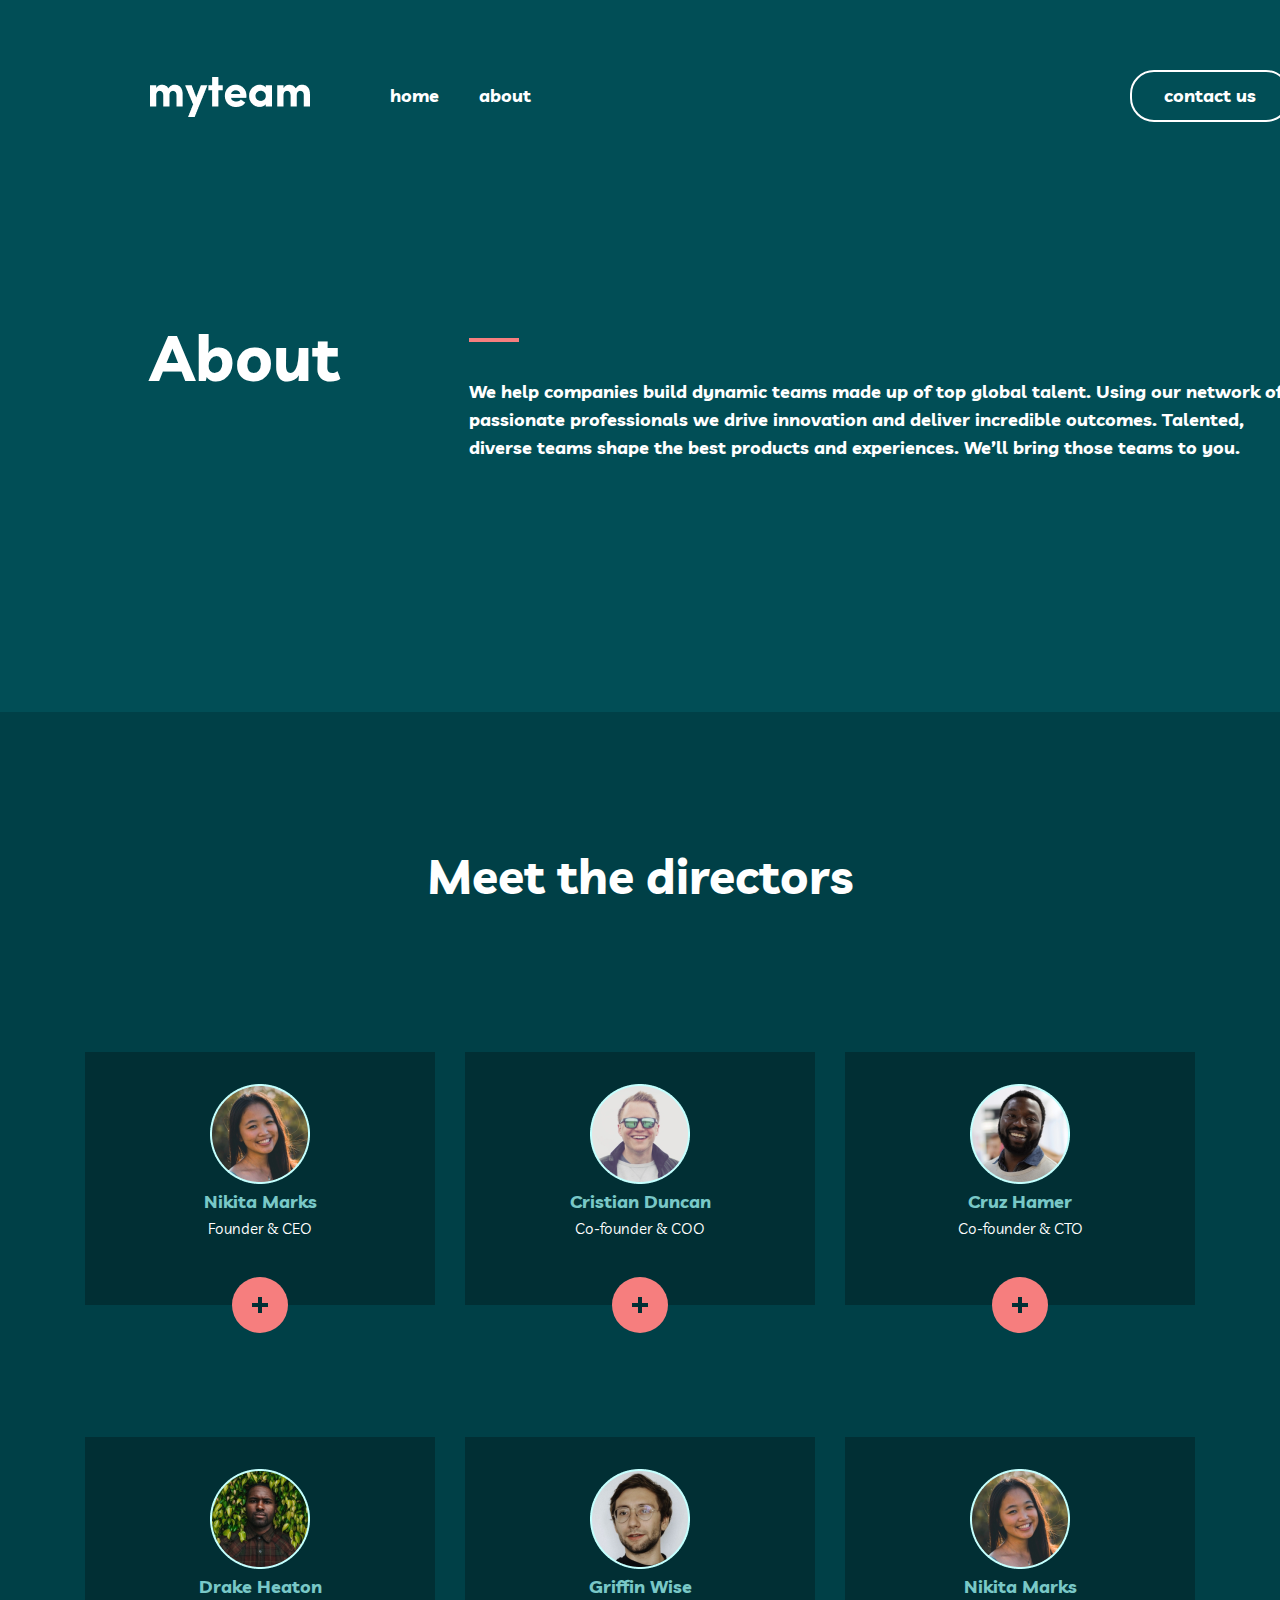
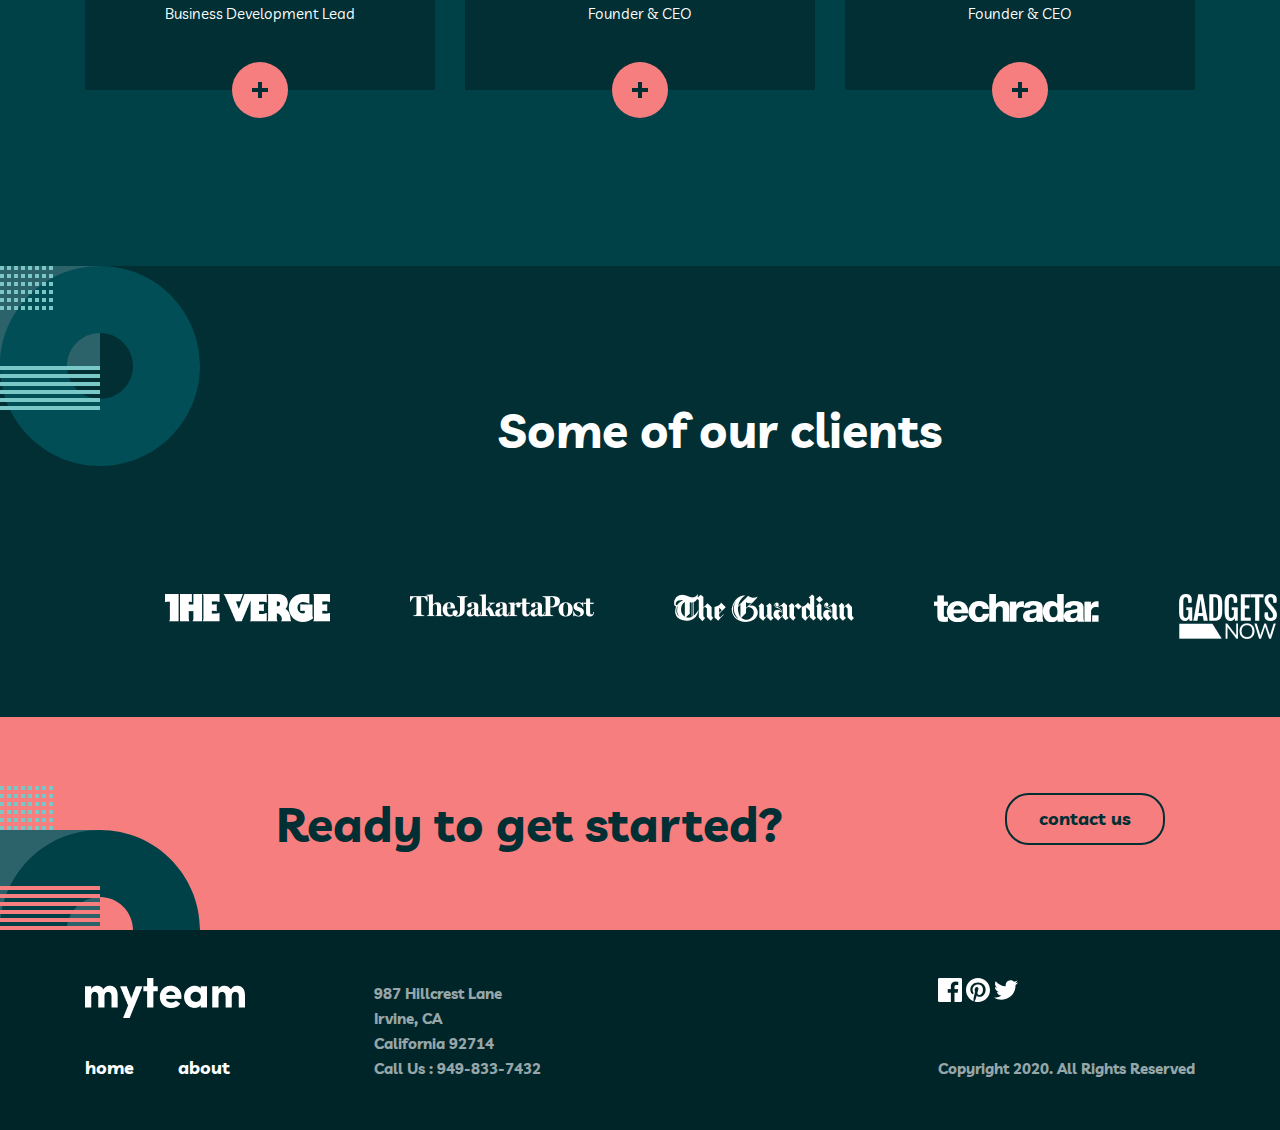
<file: about.html>
<!DOCTYPE html>
<html lang="en">

<head>
  <meta charset="UTF-8" />
  <meta http-equiv="X-UA-Compatible" content="IE=edge" />
  <meta name="viewport" content="width=device-width, initial-scale=1.0" />
  <title>Document</title>
  <link rel="stylesheet" href="./css/normaliz.css" />
  <link rel="stylesheet" href="./css/style.css" />
</head>

<body>
  <div class="header-wrapper">
    <div class="header-wrapper__about-bg-img about-bg-img">
      <div class="about-bg-img__about-container about-container">
        <div class="header-inner">
          <div class="header-inner__logo-list logo-list">
            <a class="site-logo" href="#"><img src="./img/myteam.png" alt="site logo" /></a>
            <ul class="logo-list__header-list header-list">
              <li class="header-list__header-item header-item">
                <a class="header-item__header-link header-link" href="index.html">home</a>
              </li>
              <li class="header-list__header-item header-item">
                <a class="header-item__header-link header-link" href="about.html">about</a>
              </li>
            </ul>
          </div>
          <a class="right-link" href="contact.html">contact us</a>
        </div>
        <div class="main-about-header">
          <h1 class="main-header__main-about-title main-about-title">
            About
          </h1>
          <p class="main-header__main-about-text main-about-text">
            We help companies build dynamic teams made up of top global talent.
            Using our network of passionate professionals we drive innovation
            and deliver incredible outcomes. Talented, diverse teams shape the
            best products and experiences. We’ll bring those teams to you.
          </p>
        </div>
      </div>
    </div>
  </div>

  <!-- Main-section -->

  <section class="main-section">
    <div class="container">
      <div class="main-content">
        <h1 class="main-section-title">Meet the directors</h1>
        <ul class="main-list">
          <!-- First girl -->
          <div class="main-list-content-top">
            <li class="main-item-top">
              <div class="hover-up">
                <img src="./img/png/first-girl.png" alt="girl">
                <h2 class="main-people-name">Nikita Marks</h2>
                <p class="main-people-work">Founder & CEO</p>

                <div class="girl-hover">
                  <h1 class="girl-hover-title">Nikita Marks</h1>
                  <p class="girl-hover-text">“Empowered teams create truly amazing products. Set the north star and let
                    them follow it.”</p>
                  <img src="./img/svg/twitter.svg" alt="twitter">
                  <img src="./img/svg/linkedin.svg" alt="linked in">
                </div>
            </li>
            <div class="plus"><img class="plus-img" src="./img/png/plus.png" alt="plus"></div>
          </div>
          <!-- First man -->
          <div class="main-list-content-top">
            <li class="main-item-top">
              <div class="hover-up">
                <img src="./img/png/first-man.png" alt="girl">
                <h2 class="main-people-name">Cristian Duncan</h2>
                <p class="main-people-work">Co-founder & COO</p>

                <div class="girl-hover">
                  <h1 class="girl-hover-title">Cristian Duncan</h1>
                  <p class="girl-hover-text">“Empowered teams create truly amazing products. Set the north star and let
                    them follow it.”</p>
                  <img src="./img/svg/twitter.svg" alt="twitter">
                  <img src="./img/svg/linkedin.svg" alt="linked in">
                </div>
            </li>
            <div class="plus"><img class="plus-img" src="./img/png/plus.png" alt="plus"></div>
          </div>
          <!-- Secondary man -->
          <div class="main-list-content-top">
            <li class="main-item-top">
              <div class="hover-up">
                <img src="./img/png/second-man.png" alt="girl">
                <h2 class="main-people-name">Cruz Hamer</h2>
                <p class="main-people-work">Co-founder & CTO</p>

                <div class="girl-hover">
                  <h1 class="girl-hover-title">Cruz Hamer</h1>
                  <p class="girl-hover-text">“Empowered teams create truly amazing products. Set the north star and let
                    them follow it.”</p>
                  <img src="./img/svg/twitter.svg" alt="twitter">
                  <img src="./img/svg/linkedin.svg" alt="linked in">
                </div>
            </li>
            <div class="plus"><img class="plus-img" src="./img/png/plus.png" alt="plus"></div>
          </div>
          <!-- thirty -->
          <div class="main-list-content-bottom">
            <li class="main-item-bottom">
              <div class="hover-up">
                <img src="./img/png/thirty-man.png" alt="girl">
                <h2 class="main-people-name">Drake Heaton</h2>
                <p class="main-people-work">Business Development Lead</p>

                <div class="girl-hover">
                  <h1 class="girl-hover-title">Drake Heaton</h1>
                  <p class="girl-hover-text">“Empowered teams create truly amazing products. Set the north star and let
                    them follow it.”</p>
                  <img src="./img/svg/twitter.svg" alt="twitter">
                  <img src="./img/svg/linkedin.svg" alt="linked in">
                </div>
            </li>
            <div class="plus-bottom"><img class="plus-img" src="./img/png/plus.png" alt="plus"></div>
          </div>
          <!-- Four -->
          <div class="main-list-content-bottom">
            <li class="main-item-bottom">
              <div class="hover-up">
                <img src="./img/png/fourth-man.png" alt="girl">
                <h2 class="main-people-name">Griffin Wise</h2>
                <p class="main-people-work">Founder & CEO</p>

                <div class="girl-hover">
                  <h1 class="girl-hover-title">Griffin Wise</h1>
                  <p class="girl-hover-text">“Empowered teams create truly amazing products. Set the north star and let
                    them follow it.”</p>
                  <img src="./img/svg/twitter.svg" alt="twitter">
                  <img src="./img/svg/linkedin.svg" alt="linked in">
                </div>
            </li>
            <div class="plus-bottom"><img class="plus-img" src="./img/png/plus.png" alt="plus"></div>
          </div>

          <div class="main-list-content-bottom">
            <li class="main-item-bottom">
              <div class="hover-up">
                <img src="./img/png/first-girl.png" alt="girl">
                <h2 class="main-people-name">Nikita Marks</h2>
                <p class="main-people-work">Founder & CEO</p>

                <div class="girl-hover">
                  <h1 class="girl-hover-title">Nikita Marks</h1>
                  <p class="girl-hover-text">“Empowered teams create truly amazing products. Set the north star and let
                    them follow it.”</p>
                  <img src="./img/svg/twitter.svg" alt="twitter">
                  <img src="./img/svg/linkedin.svg" alt="linked in">
                </div>
            </li>
            <div class="plus-bottom"><img class="plus-img" src="./img/png/plus.png" alt="plus"></div>
          </div>
        </ul>
      </div>
    </div>
  </section>

  <div class="clients">
    <div class="clients-bg-img">
      <div class="clients__container container">
        <h1 class="clients__clients-title clients-title">Some of our clients</h1>
        <ul class="cleints__clients-list clients-list">
          <li class="clients-list__clients-item clients-item">
            <a href="#"><img src="./img/varge.png" alt="verge"></a>
          </li>
          <li class="clients-list__clients-item clients-item">
            <a href="#"><img src="./img/jakarta-post.png" alt="jokarta-post"></a>
          </li>
          <li class="clients-list__clients-item clients-item">
            <a href="#"><img src="./img/buardian.png" alt="buardian"></a>
          </li>
          <li class="clients-list__clients-item clients-item">
            <a href="#"><img src="./img/tachradar.png" alt="techradar"></a>
          </li>
          <li class="clients-list__clients-item clients-item">
            <a href="#"><img src="./img/gadgets-nowj.png" alt="techradar"></a>
          </li>
        </ul>
      </div>
    </div>
  </div>

  <!-- Footer cap -->

  <div class="footer-cap">
    <div class="footer-cap__bg-image-blocks bg-image-blocks">
      <div class="bg-image-blocks__container container">
        <div class="container__footer-cap-content footer-cap-content">
          <h1 class="footer-cap-quession">Ready to get started?</h1>
          <a class="right-link-dark" href="contact.html">contact us</a>
        </div>
      </div>
    </div>
  </div>

  <!-- Footer -->

  <footer class="footer">
    <div class="footer__container container">
      <div class="container__footer-site-logo footer-site-logo">
        <div class="footer-mini-container">
          <div class="site-logo-list">
            <img src="./img/myteam.png" alt="site logo" width="160" height="40">
            <ul class="footer-site-logo__footer-list footer-list">
              <li class="footer-list__footer-item footer-item">
                <a class="footer-item__footer-link footer-link" href="#">
                  home
                </a>
              </li>
              <li class="footer-list__footer-item footer-item">
                <a class="footer-item__footer-link footer-link" href="#">
                  about
                </a>
              </li>
            </ul>
          </div>
          <div class="footer-contents">
            <p class="footer-contents__footer-text footer-text">
              987 Hillcrest Lane
            </p>
            <p class="footer-contents__footer-text footer-text">
              Irvine, CA
            </p>
            <p class="footer-contents__footer-text footer-text">
              California 92714
            </p>
            <p class="footer-contents__footer-text footer-text">
              Call Us : 949-833-7432
            </p>
          </div>
        </div>
        <div class="right-content">
          <img class="footer-right-img" src="./img/facebook.png" alt="facebook" width="24" height="24">
          <img class="footer-right-img" src="./img/pinterest.svg" alt="sabachka" width="24" height="24">
          <img class="footer-right-img" src="./img/twitter.svg" alt="twitter" width="24" height="24">
          <p class="footer-copyright">Copyright 2020. All Rights Reserved</p>
        </div>
      </div>
    </div>
  </footer>

</body>

</html>
</file>
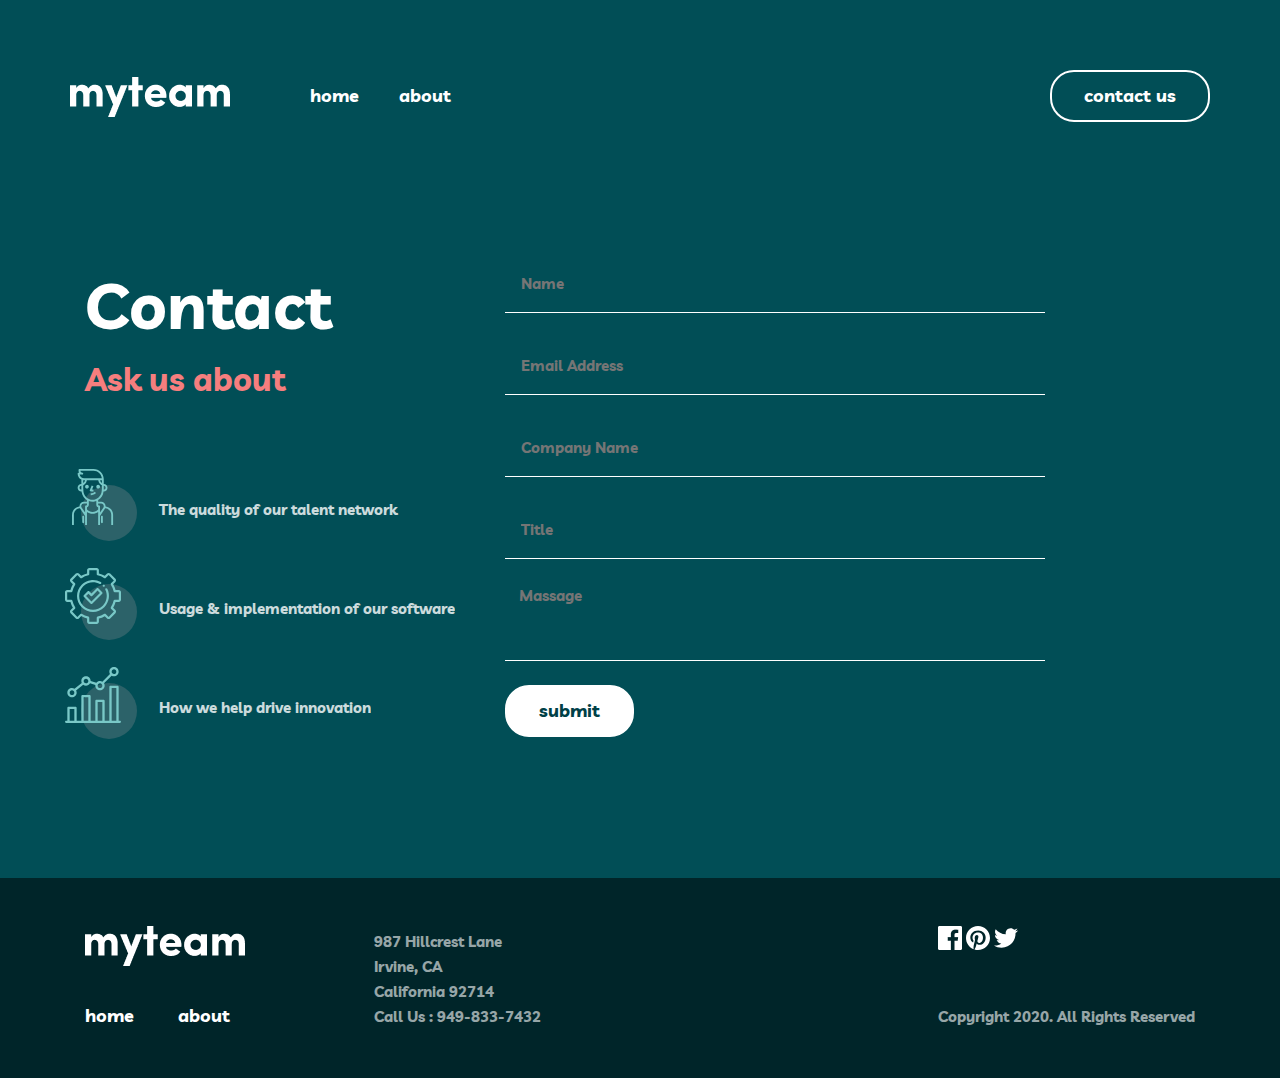
<file: contact.html>
<!DOCTYPE html>
<html lang="en">

<head>
  <meta charset="UTF-8">
  <meta http-equiv="X-UA-Compatible" content="IE=edge">
  <meta name="viewport" content="width=device-width, initial-scale=1.0">
  <title>Contact us</title>
  <link rel="stylesheet" href="./css/normaliz.css">
  <link rel="stylesheet" href="./css/style.css">
</head>

<body>
  <!-- header -->
  <div class="header-wrapper">
    <div class="header-bg-img__about-container about-container">
      <div class="header-inner">
        <div class="header-inner__logo-list logo-list">
          <a class="site-logo" href="#"><img src="./img/myteam.png" alt="site logo" /></a>
          <ul class="logo-list__header-list header-list">
            <li class="header-list__header-item header-item">
              <a class="header-item__header-link header-link" href="index.html">home</a>
            </li>
            <li class="header-list__header-item header-item">
              <a class="header-item__header-link header-link" href="about.html">about</a>
            </li>
          </ul>
        </div>
        <a class="right-link" href="contact.html">contact us</a>
      </div>
    </div>
  </div>

  <!-- Contact Register -->

  <div class="contact">
    <div class="contact__container container">
      <div class="contact__register">
        <div class="left-contact-content">
          <h1 class="left-contact-content-title">Contact</h1>
          <p class="left-contact-content-text">Ask us about</p>

          <div class="header-neck-sidebar__sidebar-content sidebar-content contact-ask">
            <p class="sidebar-content-text contact-left-text">The quality of our talent network</p>
          </div>

          <div class="header-neck-sidebar__sidebar-content sidebar-content-2 contact-ask">
            <p class="sidebar-content-text">Usage & implementation of our software
            </p>
          </div>

          <div class="header-neck-sidebar__sidebar-content sidebar-content-3 contact-ask">
            <p class="sidebar-content-text">How we help drive innovation</p>
          </div>
        </div>
        <div class="right-form">
          <form action="#" method="post">
            <input class="contact-input" type="text" placeholder="Name">
            <input class="contact-input" type="email" placeholder="Email Address">
            <input class="contact-input" type="text" placeholder="Company Name">
            <input class="contact-input" type="text" placeholder="Title">
            <textarea class="contact-textarea" name="massage" id="massage" cols="30" rows="10" placeholder="Massage"></textarea>
            <button class="btn" type="submit">submit</button>
          </form>
        </div>
      </div>
    </div>
  </div>

    <!-- Footer -->

    <footer class="footer">
      <div class="footer__container container">
        <div class="container__footer-site-logo footer-site-logo">
          <div class="footer-mini-container">
            <div class="site-logo-list">
              <img src="./img/myteam.png" alt="site logo" width="160" height="40">
              <ul class="footer-site-logo__footer-list footer-list">
                <li class="footer-list__footer-item footer-item">
                  <a class="footer-item__footer-link footer-link" href="#">
                    home
                  </a>
                </li>
                <li class="footer-list__footer-item footer-item">
                  <a class="footer-item__footer-link footer-link" href="#">
                    about
                  </a>
                </li>
              </ul>
            </div>
            <div class="footer-contents">
              <p class="footer-contents__footer-text footer-text">
                987 Hillcrest Lane
              </p>
              <p class="footer-contents__footer-text footer-text">
                Irvine, CA
              </p>
              <p class="footer-contents__footer-text footer-text">
                California 92714
              </p>
              <p class="footer-contents__footer-text footer-text">
                Call Us : 949-833-7432
              </p>
            </div>
          </div>
          <div class="right-content">
            <img class="footer-right-img" src="./img/facebook.png" alt="facebook" width="24" height="24">
            <img class="footer-right-img" src="./img/pinterest.svg" alt="sabachka" width="24" height="24">
            <img class="footer-right-img" src="./img/twitter.svg" alt="twitter" width="24" height="24">
            <p class="footer-copyright">Copyright 2020. All Rights Reserved</p>
          </div>
        </div>
      </div>
    </footer>
</body>

</html>
</file>
<file: css/style.css>
@font-face {
  font-family: "Livvic";
  font-style: normal;
  font-weight: 400;
  src: url("../fonts/livvic-v11-latin-regular.woff2") format("woff2"), /* Chrome 26+, Opera 23+, Firefox 39+ */
       url("../fonts/livvic-v11-latin-regular.woff") format("woff"); /* Chrome 6+, Firefox 3.6+, IE 9+, Safari 5.1+ */
}
@font-face {
  font-family: "Livvic";
  font-style: normal;
  font-weight: 700;
  src: url("../fonts/livvic-v11-latin-700.woff2") format("woff2"), /* Chrome 26+, Opera 23+, Firefox 39+ */
       url("../fonts/livvic-v11-latin-700.woff") format("woff"); /* Chrome 6+, Firefox 3.6+, IE 9+, Safari 5.1+ */
}

*{
  margin: 0;
  padding: 0;
  box-sizing: border-box;
}
.btn-humburger{
  display: none;
}
.header-wrapper {
  background-color: rgb(1, 78, 86);
}
.header-bg-img{
  width: 1440px;
  margin: 0 auto;
  background-image: url(../img/bg-img.svg);
  background-repeat: no-repeat;
  background-position: -8% center;
}
.about-bg-img{
  width: 1440px;
  margin: 0 auto;
  background-image: url(../img/about-bg-img.svg);
  background-repeat: no-repeat;
  background-position: 108% bottom;
}
.clients-bg-img{
  width: 1440px;
  margin: 0 auto;
  background-image: url(../img/clients-bg.svg);
  background-repeat: no-repeat;
  background-position: 0% 0%;
  position: relative;
}
.header-wrapper .container{
  background-image: url(../img/bg-duble-half-img.svg);
  background-repeat: no-repeat;
  background-position: bottom right;
}
.container{
  width: 1140px;
  margin: 0 auto;
}
.about-container{
  width: 1140px;
  margin: 0 auto;
}
.header-inner{
  display: flex;
  align-items: center;
  justify-content: space-between;
  padding-top: 70px;
}
.logo-list{
  display: flex;
}
.site-logo{
  margin-right: 80px;
}
a{
  font-family: Livvic;
  font-style: normal;
  font-weight: 600;
  font-size: 18px;
  line-height: 28px;  
  text-decoration: none;
  color: rgb(255, 255, 255);
}
li{
  list-style: none;
}
.header-item ~ .header-item{
  margin-left: 40px;
}
.header-list{
  display: flex;
}
.header-item{
  margin-top: 5px;
}
.header-link:hover{
  color: rgb(246, 126, 126);
}
.right-link{
  font-family: Livvic;
  font-style: normal;
  font-weight: 600;
  font-size: 18px;
  line-height: 28px;  
  color: rgb(255, 255, 255);
  padding: 10px 32px;
  border: 2px solid #FFFFFF;
  box-sizing: border-box;
  border-radius: 24px;
  margin-bottom: 9px;
}

.right-link:hover{
  background-color: rgb(255, 255, 255);
  color: rgb(0, 37, 41);
}

.right-link-dark:hover{
  color: rgba(255, 255, 255, 1);
  background-color: rgba(1, 47, 52, 1);
}

.main-header , .main-about-header{
  padding-bottom: 250px;
  padding-top: 133px;
}
.main-about-header{
  display: flex;
}
.main-header-title{
  display: inline-block;
  font-family: Livvic;
  font-style: normal;
  font-weight: bold;
  font-size: 100px;
  line-height: 100px;
  color: rgb(255, 255, 255);
  width: 550px;
  height: 200px;
  margin-right: 30px;
}
.main-about-title{
  font-family: Livvic;
  font-style: normal;
  font-weight: bold;
  font-size: 64px;
  line-height: 100px;
  color: rgb(255, 255, 255);
  margin-right: 130px;
}
.main-header-title-span{
  color: rgb(246, 126, 126);
}
.main-header-text{
  display: inline-block;
  font-family: Livvic;
  font-style: normal;
  font-weight: 600;
  font-size: 18px;
  line-height: 28px;
  color: rgb(255, 255, 255);
  width: 445px;
  height: 112px;
  margin-left: 65px;
  position: relative;
}
.main-about-text{
  font-family: Livvic;
  font-style: normal;
  font-weight: 600;
  font-size: 18px;
  line-height: 28px;
  color: rgb(255, 255, 255);
  margin-top: 114px;
  position: relative;
}
.main-header-text::before{
  content: "";
  width: 50px;
  height: 4px; 
  background-color: rgb(121, 200, 199);
  position: absolute;
  margin-top: -80px;
}
.main-about-text::before{
  content: "";
  width: 50px;
  height: 4px; 
  background-color: rgb(246, 126, 126);
  position: absolute;
  margin-top: -40px;
}

/* Header neck */

.header-neck{
  background-color: #012F34;
}
.header-neck-main{
  display: flex;
}

.header-neck {
  background-image: url(../img/header-neck-bg-img.png);
  background-position: bottom right;
  background-repeat: no-repeat;
}

.header-neck-title{
  font-family: Livvic;
  font-style: normal;
  font-weight: bold;
  font-size: 48px;
  line-height: 48px;
  color: rgb(255, 255, 255);
  width: 440px;
  height: 144px;
  padding-top: 198px;
  position: relative;
}

.header-neck-title-box{
  margin-right: 130px;
}

.header-neck-title::before{
  content: "";
  width: 50px;
  height: 4px; 
  background-color: rgb(246, 126, 126);
  margin-top: -80px;
  position: absolute;
} 
.sidebar-content ~ .sidebar-content{
  margin-bottom: 32px;
}
.sidebar-content::before{
  content: "";
  background-image: url(../img/expriment.svg);
  display: inline-block;
  width: 72px;
  height: 72px;
  position: absolute;
  margin-left: -94px;
}
.sidebar-content-2::before{
  content: "";
  background-image: url(../img/setting-img.svg);
  display: inline-block;
  width: 72px;
  height: 72px;
  position: absolute;
  margin-left: -94px;
}
.sidebar-content-3::before{
  content: "";
  background-image: url(../img/dinamik-img.svg);
  display: inline-block;
  width: 72px;
  height: 72px;
  position: absolute;
  margin-left: -94px;
}
.sidebar-content,.sidebar-content-2,.sidebar-content-3{
  position: relative;
  margin-left: 74px;
}
.header-neck-sidebar{  
  padding-top: 198px;
  padding-bottom: 140px;
}
.sidebar-content-title{
  font-family: Livvic;
  font-style: normal;
  font-weight: bold;
  font-size: 18px;
  line-height: 28px;
  color: rgb(246, 126, 126);
}

.sidebar-content-text{
  font-family: Livvic;
  font-style: normal;
  font-weight: 600;
  font-size: 15px;
  line-height: 25px;
  margin-bottom: 22px;
  color: rgb(255, 255, 255);
  opacity: 0.8;
}
/* main-section */

.main-section{
  background-color: rgb(0, 64, 71);
}

.test{
  width: 1440px;
  margin: 0 auto;
  background-image: url(../img/left-kvadrat.svg);
  background-repeat: no-repeat;
  background-position: top left;
}

.main-section-title{
  font-family: Livvic;
  font-style: normal;
  font-weight: bold;
  font-size: 48px;
  line-height: 48px;  
  text-align: center;
  color: rgb(255, 255, 255);
  margin: 0;
  padding: 140px 0 92px 0;
}
.main-section-title--span{
  color: #79C8C7;
}
.main-section-text{
  font-family: Livvic;
  font-style: normal;
  font-weight: 600;
  font-size: 15px;
  line-height: 25px;  
  text-align: center;
  color: rgb(255, 255, 255);
  width: 350px;
  z-index: 1;
  margin-bottom: 24px;
  position: relative;
}
.main-section-text::before{
  content: "";
  display: block;
  width: 67px;
  height: 56px;
  background-image: url(../img/quotation-marks.svg);
  margin: 0 auto;
  z-index: 1;
  bottom: 80px;
  left: 40%;
  position: absolute;
  z-index: -1;
}
.peaples-about-box{
  width: 340px;
  margin: 0 auto;
  text-align: center;
  display: inline-block;
}
.peaples-about-box ~ .peaples-about-box{
  margin-left: 30px;
}
.main-section-peaple-name{
  font-family: Livvic;
  font-style: normal;
  font-weight: bold;
  font-size: 18px;
  line-height: 28px;  
  text-align: center;
  color: rgb(121, 200, 199);
  width: 350px;
  margin-bottom: 2px;
}
.main-section-peaple-work{
  font-family: Livvic;
  font-size: 13px;
  line-height: 18px;  
  text-align: center;
  width: 350px;
  color: rgb(255, 255, 255);
  margin-bottom: 32px;
}
.people-img{
  margin-bottom: 150px;
}

/* Footer cap */

.footer-cap{
  background-color: rgba(246, 126, 126, 1);
}
.footer-cap-content{
  display: flex;
  justify-content: space-around;
  align-items: center;
  padding: 76px 0;
}
.bg-image-blocks{
  width: 1440px;
  margin: 0 auto;
  background-image: url(../img/footer-cap-bg-img.svg);
  background-repeat: no-repeat;
  background-position: 0% 100%;
}
.footer-cap-quession{
  font-family: Livvic;
  font-style: normal;
  font-weight: bold;
  font-size: 48px;
  line-height: 48px;
  color: rgb(1, 47, 52);
  margin: 0;
}
.right-link-dark{
  font-family: Livvic;
  font-style: normal;
  font-weight: 600;
  font-size: 18px;
  line-height: 28px;  
  color: rgb(1, 47, 52);
  padding: 10px 32px;
  border: 2px solid rgb(1, 47, 52);
  box-sizing: border-box;
  border-radius: 24px;
  margin-bottom: 9px;
}

/* Footer */

.footer{
  background-color: #002529;
}
.footer-site-logo{
  padding: 48px 0;
  display: flex;
  justify-content: space-between;
}
.site-logo-list{
  display: inline-block;
  margin-right: 125px;
}
.footer-copyright{
  font-family: Livvic;
  font-style: normal;
  font-weight: 600;
  font-size: 15px;
  line-height: 25px;  
  color: rgba(255, 255, 255, 0.6);
}
.footer-contents{
  display: inline-block;
}
.footer-item{
  display: inline-block;
  font-family: Livvic;
  font-style: normal;
  font-weight: 600;
  font-size: 18px;
  line-height: 28px;  
  color: rgb(255, 255, 255);
  margin-top: 32px;
}

.footer-item ~ .footer-item{
  margin-left: 40px;
}

.footer-text{
  font-family: Livvic;
  font-style: normal;
  font-weight: 600;
  font-size: 15px;
  line-height: 25px;  
  color: rgba(255, 255, 255, 0.6);
  display: block;
}
.footer-link:hover{
  color: rgba(246, 126, 126, 1);
}
.footer-right-img{
  margin-bottom: 50px;
}
.img-container{
  text-align: end;
}
/* Main-section */

.main-section{
  background-color: rgb(0, 64, 71);
  padding-bottom: 120px;
}
.container{
  width: 1110px;
  margin: 0 auto;
}
.main-list{
  display: flex;
  flex-flow: row wrap;
  margin-top: 60px;
}
.main-item-top{
  width: 350px;
  height: 253px;
  text-align: center;
  background-color: rgba(1, 47, 52, 1);
  margin-bottom: 38px;
  padding-top: 32px;
  overflow: hidden;
}
.main-list-content-top ~ .main-list-content-top{
  margin-left: 30px;
}

.main-list-content-bottom ~ .main-list-content-bottom{
  margin-left: 30px;
}
.main-item-bottom{
  width: 350px;
  height: 253px;
  text-align: center;
  background-color: rgba(1, 47, 52, 1);
  margin-top: 38px;
  padding-top: 32px;
  overflow: hidden;
}
.main-section-title{
  padding-top: 140px;
  font-family: Livvic;
  font-style: normal;
  font-weight: bold;
  font-size: 48px;
  line-height: 48px;  
  color: rgb(255, 255, 255);
  text-align: center;
}
.main-people-name{
  font-family: Livvic , sans-serif;
  font-style: normal;
  font-weight: bold;
  font-size: 18px;
  line-height: 28px;
  text-align: center;
  color: rgb(121, 200, 199);
}
.main-people-work{
  font-family: Livvic , sans-serif;
  font-size: 15px;
  line-height: 25px;
  text-align: center;
  color: rgb(255, 255, 255);
}
.plus{
  width: 56px;
  height: 56px;
  background-color: rgb(246, 126, 126);
  padding: 20px 20px;
  border-radius: 50%;
  margin: 0 auto;
  position: relative;
  bottom: 66px;
  transition: all 0.5s ease;
}
.plus-bottom{
  width: 56px;
  height: 56px;
  background-color: rgb(246, 126, 126);
  padding: 20px 20px;
  border-radius: 50%;
  margin: 0 auto;
  position: relative;
  bottom: 28px;
  transition: all 0.5s ease;
}
.girl-hover{
  padding: 70px 48px;
}
.girl-hover img{
  margin-top: 24px;
}
.girl-hover .girl-hover-title{
  font-family: Livvic;
  font-style: normal;
  font-weight: bold;
  font-size: 18px;
  line-height: 28px;  
  color: rgb(121, 200, 199);
  margin-top: 35px;
  text-align: center;
}
.girl-hover .girl-hover-text{
  font-family: Livvic;
  font-style: normal;
  font-weight: 600;
  font-size: 15px;
  line-height: 25px;  
  text-align: center;
  color: rgb(255, 255, 255);
}

.main-item-top:hover .hover-up{
  transform: translateY(-253px);
  transition: all 0.5s ease;
}

.main-item-bottom:hover .hover-up{
  transform: translateY(-253px);
  transition: all 0.5s ease;
}

.main-list-content-top:hover .plus{
  transform: rotate(45deg);
  background-color: rgb(121, 200, 199);
  transition: all 0.5s ease;
}
.main-list-content-bottom:hover .plus-bottom{
  transform: rotate(45deg);
  background-color: rgb(121, 200, 199);
  transition: all 0.5s ease;
}

/* Clients */

.clients{
  background-color: rgb(1, 47, 52);
  /* padding: 140px 0; */
}
.clients-title{
  font-family: Livvic;
  font-style: normal;
  font-weight: bold;
  font-size: 48px;
  line-height: 48px;  
  text-align: center;
  color: rgb(255, 255, 255);
  padding: 140px 0;
  margin: 0;
}
.clients-list{
  display: flex;
  padding-bottom: 70px;
}
.clients-item ~ .clients-item{
  margin-left: 80px;
}

/* Contact register */

.contact{
  background: rgb(1, 78, 86);
  padding: 124px 0;
}

.contact__register{
  display: flex;
}
.left-contact-content{
  margin-right: 50px;
}
.right-form{
  width: 540px;
}
.left-contact-content-title{
  font-family: Livvic;
  font-style: normal;
  font-weight: bold;
  font-size: 64px;
  line-height: 100px;  
  color: rgb(255, 255, 255);
  margin: 0;
}
.left-contact-content-text{
  font-family: Livvic;
  font-style: normal;
  font-weight: bold;
  font-size: 32px;
  line-height: 48px;
  margin-bottom: 54px;
  color: rgb(246, 126, 126);  
}

.contact-input{
  font-family: Livvic;
  font-style: normal;
  font-weight: 600;
  font-size: 15px;
  line-height: 25px;  
  color: rgba(255, 255, 255,0.6);
  display: block;
  width: 100%;
  border: none;
  outline: none;
  background-color: transparent;
  border-bottom: 1px solid rgb(255, 255, 255);
  padding: 16px;
  margin-bottom: 24px;
  color: rgb(255, 255, 255);
}
.contact-textarea{
  font-family: Livvic;
  font-style: normal;
  font-weight: 600;
  font-size: 15px;
  line-height: 25px;  
  color: rgba(255, 255, 255,0.6);
  display: block;
  width: 100%;
  height: 78px;
  border: none;
  outline: none;
  background-color: transparent;
  border-bottom: 1px solid rgb(255, 255, 255);
  margin-bottom: 24px;
  padding-left: 14px;
  padding-top: 0;
  color: rgb(255, 255, 255);
  resize: none;
}
.btn{
  font-family: Livvic;
  font-style: normal;
  font-weight: 600;
  font-size: 18px;
  line-height: 28px;
  padding: 10px 32px;
  color: rgb(0, 64, 71);
  border: 2px solid rgb(255, 255, 255);
  border-radius: 24px;
  background-color: rgb(255, 255, 255);
}
.contact-ask{
  padding: 12px 0;
}
.sidebar-content-text{
  padding-top: 28px;
}


/* Responsive Tablet ________________________________________________________________________*/


/* 768px responsive */
@media (max-width:768px){
  .header-wrapper{
    width: 768px;
  }
  .container{
    width: 688px;
    margin: 0 auto;
  }
  .header-bg-img{
    background-image: none;
    width: 768px;
    margin: 0 auto;
  }
  .site-logo{
    width: 128px;
    height: 32px;
  }
  .btn-humburger{
    display: none;
  }
  .main-header{
    text-align: center;
  }
  .main-header-title{
    text-align: center;
    font-family: Livvic;
    font-style: normal;
    font-weight: bold;
    font-size: 64px;
    line-height: 56px;  
    margin-bottom: 24px;
    width: 383px;
    height: 112px;
    padding: 0;
  }
  .main-header-text::before{
    content: "";
    display: none;
  }
  .main-header-text{
    font-family: Livvic;
    font-style: normal;
    font-weight: 600;
    font-size: 15px;
    line-height: 28px;  
    width: 457px;
    height: 84px;
    margin: 0;
  }
  /* Header neck */

  .header-neck-main{
    display: flex;
    flex-direction: column;
    margin: 0;
    padding: 0;
  }
  
  .header-neck {
    background-image: url(../img/header-neck-bg-img.png);
    background-position: top right;
    background-repeat: no-repeat;
  }
  .header-neck-title-box{
    padding-top: 136px;
    /* padding-left: 98px; */
  }
  .header-neck-title{
    font-family: Livvic;
    font-style: normal;
    font-weight: bold;
    font-size: 32px;
    line-height: 32px;
    color: rgb(255, 255, 255);
    display: inline-block;
    width: 445px;
    margin: 0;
    padding: 0;
    position: relative;
  }
  
  .header-neck-title::before{
    content: "";
    width: 50px;
    height: 4px; 
    background-color: rgb(246, 126, 126);
    margin-top: -32px;
    position: absolute;
  } 
  .header-neck-sidebar{  
    padding-top: 64px;
    padding-bottom: 100px;
  }
  .sidebar-content ~ .sidebar-content{
    margin-bottom: 32px;
  }
  .sidebar-content::before{
    content: "";
    background-image: url(../img/expriment.svg);
    display: inline-block;
    width: 72px;
    height: 72px;
    position: absolute;
  }
  .sidebar-content-2::before{
    content: "";
    background-image: url(../img/setting-img.svg);
    display: inline-block;
    width: 72px;
    height: 72px;
    position: absolute;
  }
  .sidebar-content-3::before{
    content: "";
    background-image: url(../img/dinamik-img.svg);
    display: inline-block;
    width: 72px;
    height: 72px;
    position: absolute;
  }
  .sidebar-content,.sidebar-content-2,.sidebar-content-3{
    position: relative;
    margin-left: 74px;
  }
  .sidebar-content-title{
    font-family: Livvic;
    font-style: normal;
    font-weight: bold;
    font-size: 18px;
    line-height: 28px;
    margin: 0;
    margin-bottom: 16px;
    color: rgb(246, 126, 126);
  }
  
  .sidebar-content-text{
    font-family: Livvic;
    font-style: normal;
    font-weight: 600;
    font-size: 15px;
    line-height: 25px;
    color: rgb(255, 255, 255);
    width: 478px;
    padding: 0;
    margin: 0;
    margin-bottom: 32px;
    opacity: 0.8;
  }
  
  /* MAIN-section */

  .main-section{
    background-color: rgb(0, 64, 71);
    width: 768px;
  }

  .main-section .container{
    width: 574px;
    margin: 0 auto;
  }
  
  .test{
    width: 768px;
    margin: 0 auto;
    background-image: url(../img/left-kvadrat.svg);
    background-repeat: no-repeat;
    background-position: top left;
  }
  
  .main-section-title{
    width: 573px;
    font-family: Livvic;
    font-style: normal;
    font-weight: bold;
    font-size: 32px;
    line-height: 32px;
    text-align: center;
    color: rgb(255, 255, 255);
    margin: 0;
    padding-top: 100px;
    padding-bottom: 0;
    padding-left: 50px;
    padding-right: 50px;
    margin-bottom: 84px;
  }
  .main-section-title--span{
    color: #79C8C7;
  }
  .main-section-text{
    font-family: Livvic;
    font-style: normal;
    font-weight: 600;
    font-size: 15px;
    line-height: 25px;
    text-align: center;
    color: rgb(255, 255, 255);
    width: 573px;
    z-index: 1;
    margin: 0;
    padding: 0;
    padding-left: 0;
    margin-bottom: 16px;
    position: relative;
  }
  .main-section-text::before{
    content: "";
    display: block;
    width: 67px;
    height: 56px;
    background-image: url(../img/quotation-marks.svg);
    margin: 0 auto;
    z-index: 1;
    bottom: 54px;
    left: 44%;
    position: absolute;
    z-index: -1;
  }
  .peaples-about-box{
    margin: 0 auto;
    width: 573px;
    text-align: center;
    display: block;
  }
  .main-section-peaple-name{
    font-family: Livvic;
    font-style: normal;
    font-weight: bold;
    font-size: 18px;
    line-height: 28px;  
    text-align: center;
    color: rgb(121, 200, 199);
    margin-bottom: 2px;
    margin-left: 110px;
  }
  .main-section-peaple-work{
    font-family: Livvic;
    font-size: 13px;
    line-height: 18px;  
    text-align: center;
    width: 350px;
    color: rgb(255, 255, 255);
    margin-bottom: 32px;
    margin-left: 106px;
  }
  .people-img{
    margin-bottom: 84px;
  }

  /* Footer cap */

  .footer-cap{
    background-color: rgba(246, 126, 126, 1);
    width: 768px;
  }


  .footer-cap-content{
    display: flex;
    justify-content: space-around;
    align-items: center;
    padding: 76px 0;
  }
  .bg-image-blocks{
    width: 768px;
    margin: 0 auto;
    background-image: url(../img/footer-cap-bg-img.svg);
    background-repeat: no-repeat;
    background-position: 0% 100%;
  }
  .footer-cap-quession{
    font-family: Livvic;
    font-style: normal;
    font-weight: bold;
    font-size: 32px;
    line-height: 32px;
    color: rgb(1, 47, 52);
    padding-bottom: 20px;
    margin: 0;
  }
  .right-link-dark{
    font-family: Livvic;
    font-style: normal;
    font-weight: 600;
    font-size: 18px;
    line-height: 28px;  
    color: rgb(1, 47, 52);
    padding: 10px 32px;
    border: 2px solid rgb(1, 47, 52);
    box-sizing: border-box;
    border-radius: 24px;
    margin-bottom: 9px;
  }

  /* Footer */

  .footer{
    background-color: #002529;
  }
  .footer-site-logo{
    padding: 0;
    padding-top: 56px;
    display: block;
  }
  .myteam-img{
    width: 96px;
    height: 24px;
    margin-bottom: 53px;
  }
  .img-container{
    display: inline-block;
  }
  .site-logo-list{
    display: inline-block;
    margin-right: 125px;
  }
  .footer-copyright{
    font-family: Livvic;
    font-style: normal;
    font-weight: 600;
    font-size: 15px;
    line-height: 25px;
    color: rgba(255, 255, 255, 0.6);
    float: right;
  }
  .footer-contents{
    display: inline;
    float: right;
  }
  .footer-item{
    display: inline-block;
    font-family: Livvic;
    font-style: normal;
    font-weight: 600;
    font-size: 15px;
    line-height: 25px;
    color: rgb(255, 255, 255);
    margin-bottom: 33px;
  }
  
  .footer-item ~ .footer-item{
    margin-left: 40px;
  }
  
  .footer-text{
    font-family: Livvic;
    font-style: normal;
    font-weight: 600;
    font-size: 15px;
    line-height: 25px;
    color: rgba(255, 255, 255, 0.6);
    text-align: end;
    display: block;
  }
  .footer-link:hover{
    color: rgba(246, 126, 126, 1);
  }
}

@media (max-width:375px){
  .header-wrapper{
    width: 375px;
  }
  .container{
    width: 327px;
    margin: 0 auto;
  }
  .header-bg-img{
    background-image: none;
    width: 375px;
    margin: 0 auto;
  }
  .site-logo{
    width: 128px;
    height: 32px;
  }
  .main-header{
    text-align: center;
    padding: 80px 0;
  }
  .header-list{
    display: none;
  }
  .right-link{
    display: none;
  }
  .main-header-title{
    text-align: center;
    font-family: Livvic;
    font-style: normal;
    font-weight: bold;
    font-size: 40px;
    line-height: 40px;
    margin-bottom: 18px;
    width: 326px;
    height: 80px;
    padding: 0;
  }
  .main-header-text::before{
    content: "";
    display: none;
  }
  .main-header-text{
    font-family: Livvic;
    font-style: normal;
    font-weight: 600;
    font-size: 15px;
    line-height: 28px;  
    width: 327px;
    height: 112px;
    margin: 0;
    margin-bottom: 96px;
  }
  /* Header neck */

  .header-neck-main{
    display: flex;
    flex-direction: column;
    margin: 0;
    padding: 0;
  }
  
  .header-neck {
    background-image: url(../img/header-neck-bg-img.png);
    background-position: top right;
    background-repeat: no-repeat;
  }
  .header-neck-title-box{
    padding-top: 100px;
    /* padding-left: 98px; */
  }
  .header-neck-title{
    font-family: Livvic;
    font-style: normal;
    font-weight: bold;
    font-size: 32px;
    line-height: 32px;
    color: rgb(255, 255, 255);
    display: inline-block;
    width: 240px;
    height: 160px;
    margin: 0;
    padding: 0;
    position: relative;
  }
  
  .header-neck-title::before{
    content: "";
    width: 50px;
    height: 4px; 
    background-color: rgb(246, 126, 126);
    margin-top: -32px;
    position: absolute;
  } 
  .header-neck-sidebar{  
    padding-top: 64px;
    padding-bottom: 64px;
  }
  .sidebar-content ~ .sidebar-content{
    margin-bottom: 32px;
  }
  .sidebar-content::before{
    content: "";
    background-image: url(../img/expriment.svg);
    display: block;
    width: 56px;
    height: 56px;
    position: static;
    margin: 0 auto;
  }
  .sidebar-content-2::before{
    content: "";
    background-image: url(../img/setting-img.svg);
    display: block;
    width: 56px;
    height: 56px;
    position: static;
    margin: 0 auto;
  }
  .sidebar-content-3::before{
    content: "";
    background-image: url(../img/dinamik-img.svg);
    display: block;
    width: 56px;
    height: 56px;
    position: static;
    text-align: center;
    margin: 0 auto;
  }
  .sidebar-content,.sidebar-content-2,.sidebar-content-3{
    position: relative;
    margin: 0;
  }
  .sidebar-content-title{
    font-family: Livvic;
    font-style: normal;
    font-weight: bold;
    font-size: 18px;
    line-height: 28px;
    margin: 0;
    margin-bottom: 16px;
    color: rgb(246, 126, 126);
    text-align: center;
  }
  
  .sidebar-content-text{
    font-family: Livvic;
    font-style: normal;
    font-weight: 600;
    font-size: 15px;
    line-height: 25px;
    color: rgb(255, 255, 255);
    width: 327px;
    height: 75px;
    padding: 0;
    margin: 0;
    margin-bottom: 32px;
    opacity: 0.8;
    text-align: center;
  }
  
  /* MAIN-section */

  .main-section{
    background-color: rgb(0, 64, 71);
    width: 375px;
  }

  .main-section .container{
    width: 327px;
    margin: 0 auto;
  }
  
  .test{
    width: 375px;
    margin: 0 auto;
    background-image: url(../img/left-kvadrat.svg);
    background-repeat: no-repeat;
    background-position: top left;
  }
  
  .main-section-title{
    width: 327px;
    font-family: Livvic;
    font-style: normal;
    font-weight: bold;
    font-size: 32px;
    line-height: 32px;
    text-align: center;
    color: rgb(255, 255, 255);
    margin: 0;
    padding-top: 140px;
    margin-bottom: 84px;
  }
  .main-section-title--span{
    color: #79C8C7;
  }
  .main-section-text{
    font-family: Livvic;
    font-style: normal;
    font-weight: 600;
    font-size: 15px;
    line-height: 25px;
    text-align: center;
    color: rgb(255, 255, 255);
    width: 300px;
    z-index: 1;
    margin-left: 0;
    margin-bottom: 16px;
    position: relative;
  }
  .main-section-text::before{
    content: "";
    display: block;
    width: 67px;
    height: 56px;
    background-image: url(../img/quotation-marks.svg);
    margin: 0;
    z-index: 1;
    bottom: 104px;
    left: 44%;
    position: absolute;
    z-index: -1;
  }
  .peaples-about-box{
    margin-left: 10;
    margin: 0;
    padding: 0;
    width: 327px;
    text-align: center;
    display: block;
  }
  .peaples-about-box ~ .peaples-about-box{
    margin-left: 0;
  }
  .main-section-peaple-name{
    font-family: Livvic;
    font-style: normal;
    font-weight: bold;
    font-size: 18px;
    line-height: 28px;  
    text-align: center;
    color: rgb(121, 200, 199);
    margin-bottom: 2px;
    margin-left: 0;
  }
  .main-section-peaple-work{
    font-family: Livvic;
    font-size: 13px;
    line-height: 18px;  
    text-align: center;
    width: 320px;
    color: rgb(255, 255, 255);
    margin-bottom: 32px;
    margin-left: 0px;
  }
  .people-img{
    margin-bottom: 84px;
  }

  /* Footer cap */

  .footer-cap{
    background-color: rgba(246, 126, 126, 1);
    width: 375px;
  }


  .footer-cap-content{
    display: block;
    padding: 88px 0;
    text-align: center;
  }
  .bg-image-blocks{
    width: 375px;
    margin: 0 auto;
    background-image: url(../img/footer-cap-bg-img.svg);
    background-repeat: no-repeat;
    background-position: 0% 115%;
  }
  .footer-cap-quession{
    font-family: Livvic;
    font-style: normal;
    font-weight: bold;
    font-size: 32px;
    line-height: 32px;
    color: rgb(1, 47, 52);
    width: 327px;
    height: 64px;
    margin-bottom: 33px;
  }
  .right-link-dark{
    font-family: Livvic;
    font-style: normal;
    font-weight: 600;
    font-size: 18px;
    line-height: 28px;  
    color: rgb(1, 47, 52);
    padding: 10px 32px;
    border: 2px solid rgb(1, 47, 52);
    box-sizing: border-box;
    border-radius: 24px;
    margin-bottom: 10px;
  }

  /* Footer */

  .footer{
    background-color: #002529;
    width: 375px;
  }
  .footer .container{
    width: 265px;
    margin: 0 auto;
  }
  .site-logo-list{
    text-align: center;
    margin-bottom: 24px;
  }
  .footer-site-logo{
    padding: 0;
    padding-top: 56px;
    display: block;
  }
  .myteam-img{
    width: 96px;
    height: 24px;
    margin-bottom: 53px;
  }
  .img-container{
    display: block;
    margin-bottom: 16px;
  }
  .site-logo-list{
    display: block;
    margin-right: 0;
  }
  .footer-copyright{
    font-family: Livvic;
    font-style: normal;
    font-weight: 600;
    font-size: 15px;
    line-height: 25px;
    color: rgba(255, 255, 255, 0.6);
    float: none;
    text-align: center;
    width: 265px;
    padding-bottom: 64px;
  }
  .footer-contents{
    display: block;
    float: none;
  }
  .footer-item{
    display: inline-block;
    font-family: Livvic;
    font-style: normal;
    font-weight: 600;
    font-size: 15px;
    line-height: 25px;
    color: rgb(255, 255, 255);
    margin-bottom: 0;
  }

  .img-container{
    text-align: center;
  }
  
  .footer-item ~ .footer-item{
    margin-left: 24px;
  }
  
  .footer-text{
    font-family: Livvic;
    font-style: normal;
    font-weight: 600;
    font-size: 15px;
    line-height: 25px;
    color: rgba(255, 255, 255, 0.6);
    text-align: center;
    display: block;
    margin-bottom: 40px;
  }
  .footer-link:hover{
    color: rgba(246, 126, 126, 1);
  }
}
</file>
<file: css/normaliz.css>
/*! normalize.css v8.0.1 | MIT License | github.com/necolas/normalize.css */

/* Document
   ========================================================================== */

/**
 * 1. Correct the line height in all browsers.
 * 2. Prevent adjustments of font size after orientation changes in iOS.
 */

 html {
  line-height: 1.15; /* 1 */
  -webkit-text-size-adjust: 100%; /* 2 */
}

/* Sections
   ========================================================================== */

/**
 * Remove the margin in all browsers.
 */

body {
  margin: 0;
}

/**
 * Render the `main` element consistently in IE.
 */

main {
  display: block;
}

/**
 * Correct the font size and margin on `h1` elements within `section` and
 * `article` contexts in Chrome, Firefox, and Safari.
 */

h1 {
  font-size: 2em;
  margin: 0.67em 0;
}

/* Grouping content
   ========================================================================== */

/**
 * 1. Add the correct box sizing in Firefox.
 * 2. Show the overflow in Edge and IE.
 */

hr {
  box-sizing: content-box; /* 1 */
  height: 0; /* 1 */
  overflow: visible; /* 2 */
}

/**
 * 1. Correct the inheritance and scaling of font size in all browsers.
 * 2. Correct the odd `em` font sizing in all browsers.
 */

pre {
  font-family: monospace, monospace; /* 1 */
  font-size: 1em; /* 2 */
}

/* Text-level semantics
   ========================================================================== */

/**
 * Remove the gray background on active links in IE 10.
 */

a {
  background-color: transparent;
}

/**
 * 1. Remove the bottom border in Chrome 57-
 * 2. Add the correct text decoration in Chrome, Edge, IE, Opera, and Safari.
 */

abbr[title] {
  border-bottom: none; /* 1 */
  text-decoration: underline; /* 2 */
  text-decoration: underline dotted; /* 2 */
}

/**
 * Add the correct font weight in Chrome, Edge, and Safari.
 */

b,
strong {
  font-weight: bolder;
}

/**
 * 1. Correct the inheritance and scaling of font size in all browsers.
 * 2. Correct the odd `em` font sizing in all browsers.
 */

code,
kbd,
samp {
  font-family: monospace, monospace; /* 1 */
  font-size: 1em; /* 2 */
}

/**
 * Add the correct font size in all browsers.
 */

small {
  font-size: 80%;
}

/**
 * Prevent `sub` and `sup` elements from affecting the line height in
 * all browsers.
 */

sub,
sup {
  font-size: 75%;
  line-height: 0;
  position: relative;
  vertical-align: baseline;
}

sub {
  bottom: -0.25em;
}

sup {
  top: -0.5em;
}

/* Embedded content
   ========================================================================== */

/**
 * Remove the border on images inside links in IE 10.
 */

img {
  border-style: none;
}

/* Forms
   ========================================================================== */

/**
 * 1. Change the font styles in all browsers.
 * 2. Remove the margin in Firefox and Safari.
 */

button,
input,
optgroup,
select,
textarea {
  font-family: inherit; /* 1 */
  font-size: 100%; /* 1 */
  line-height: 1.15; /* 1 */
  margin: 0; /* 2 */
}

/**
 * Show the overflow in IE.
 * 1. Show the overflow in Edge.
 */

button,
input { /* 1 */
  overflow: visible;
}

/**
 * Remove the inheritance of text transform in Edge, Firefox, and IE.
 * 1. Remove the inheritance of text transform in Firefox.
 */

button,
select { /* 1 */
  text-transform: none;
}

/**
 * Correct the inability to style clickable types in iOS and Safari.
 */

button,
[type="button"],
[type="reset"],
[type="submit"] {
  -webkit-appearance: button;
}

/**
 * Remove the inner border and padding in Firefox.
 */

button::-moz-focus-inner,
[type="button"]::-moz-focus-inner,
[type="reset"]::-moz-focus-inner,
[type="submit"]::-moz-focus-inner {
  border-style: none;
  padding: 0;
}

/**
 * Restore the focus styles unset by the previous rule.
 */

button:-moz-focusring,
[type="button"]:-moz-focusring,
[type="reset"]:-moz-focusring,
[type="submit"]:-moz-focusring {
  outline: 1px dotted ButtonText;
}

/**
 * Correct the padding in Firefox.
 */

fieldset {
  padding: 0.35em 0.75em 0.625em;
}

/**
 * 1. Correct the text wrapping in Edge and IE.
 * 2. Correct the color inheritance from `fieldset` elements in IE.
 * 3. Remove the padding so developers are not caught out when they zero out
 *    `fieldset` elements in all browsers.
 */

legend {
  box-sizing: border-box; /* 1 */
  color: inherit; /* 2 */
  display: table; /* 1 */
  max-width: 100%; /* 1 */
  padding: 0; /* 3 */
  white-space: normal; /* 1 */
}

/**
 * Add the correct vertical alignment in Chrome, Firefox, and Opera.
 */

progress {
  vertical-align: baseline;
}

/**
 * Remove the default vertical scrollbar in IE 10+.
 */

textarea {
  overflow: auto;
}

/**
 * 1. Add the correct box sizing in IE 10.
 * 2. Remove the padding in IE 10.
 */

[type="checkbox"],
[type="radio"] {
  box-sizing: border-box; /* 1 */
  padding: 0; /* 2 */
}

/**
 * Correct the cursor style of increment and decrement buttons in Chrome.
 */

[type="number"]::-webkit-inner-spin-button,
[type="number"]::-webkit-outer-spin-button {
  height: auto;
}

/**
 * 1. Correct the odd appearance in Chrome and Safari.
 * 2. Correct the outline style in Safari.
 */

[type="search"] {
  -webkit-appearance: textfield; /* 1 */
  outline-offset: -2px; /* 2 */
}

/**
 * Remove the inner padding in Chrome and Safari on macOS.
 */

[type="search"]::-webkit-search-decoration {
  -webkit-appearance: none;
}

/**
 * 1. Correct the inability to style clickable types in iOS and Safari.
 * 2. Change font properties to `inherit` in Safari.
 */

::-webkit-file-upload-button {
  -webkit-appearance: button; /* 1 */
  font: inherit; /* 2 */
}

/* Interactive
   ========================================================================== */

/*
 * Add the correct display in Edge, IE 10+, and Firefox.
 */

details {
  display: block;
}

/*
 * Add the correct display in all browsers.
 */

summary {
  display: list-item;
}

/* Misc
   ========================================================================== */

/**
 * Add the correct display in IE 10+.
 */

template {
  display: none;
}

/**
 * Add the correct display in IE 10.
 */

[hidden] {
  display: none;
}
</file>
